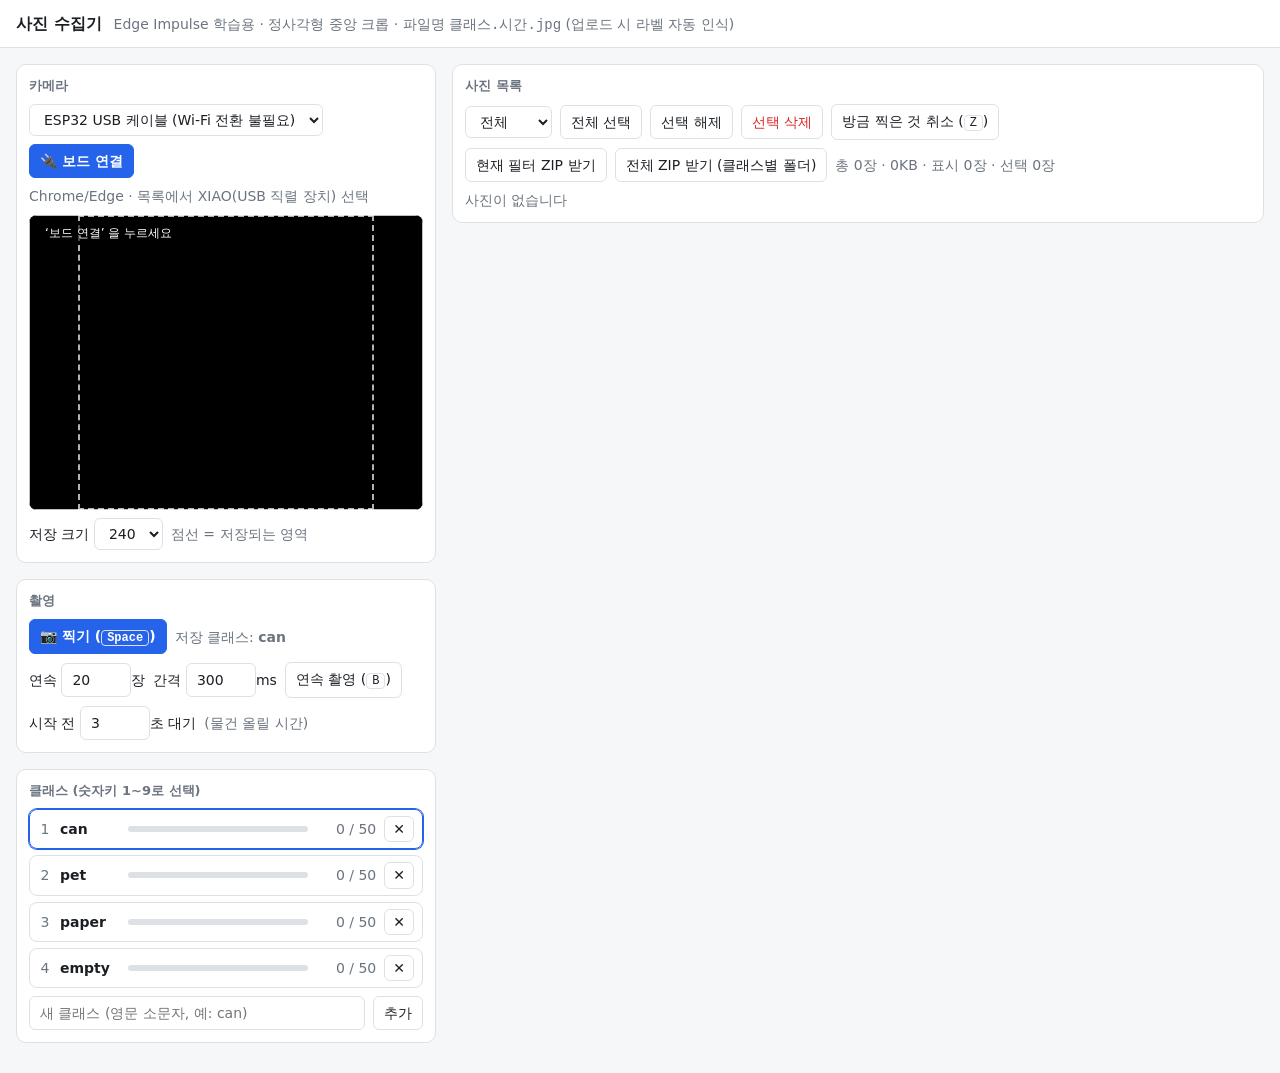
<file: ai/collector/index.html>
<!doctype html>
<html lang="ko">
<head>
<meta charset="utf-8">
<meta name="viewport" content="width=device-width,initial-scale=1">
<title>사진 수집기</title>
<script src="jszip.min.js"></script>
<style>
  :root { --bg:#f6f7f9; --card:#fff; --fg:#1b1f24; --mute:#6b7480; --line:#dde1e6; --acc:#2563eb; --danger:#dc2626; --ok:#16a34a; }
  @media (prefers-color-scheme: dark) {
    :root { --bg:#14171b; --card:#1d2126; --fg:#e8eaed; --mute:#98a1ac; --line:#2e343b; --acc:#60a5fa; --danger:#f87171; --ok:#4ade80; }
  }
  * { box-sizing:border-box; }
  [hidden] { display:none !important; }
  body { margin:0; background:var(--bg); color:var(--fg); font:14px/1.45 system-ui,"Malgun Gothic",sans-serif; }
  header { padding:12px 16px; border-bottom:1px solid var(--line); background:var(--card); display:flex; gap:12px; align-items:baseline; flex-wrap:wrap; }
  h1 { font-size:16px; margin:0; }
  header span { color:var(--mute); }
  main { display:grid; grid-template-columns:minmax(300px,420px) 1fr; gap:16px; padding:16px; align-items:start; }
  @media (max-width:800px) { main { grid-template-columns:1fr; } }
  .card { background:var(--card); border:1px solid var(--line); border-radius:10px; padding:12px; margin-bottom:16px; }
  .card h2 { font-size:13px; margin:0 0 8px; color:var(--mute); font-weight:600; }
  .row { display:flex; gap:8px; align-items:center; flex-wrap:wrap; margin-bottom:8px; }
  .row:last-child { margin-bottom:0; }
  button, select, input { font:inherit; color:var(--fg); background:var(--card); border:1px solid var(--line); border-radius:6px; padding:6px 10px; }
  button { cursor:pointer; }
  button:hover { border-color:var(--acc); }
  button.primary { background:var(--acc); border-color:var(--acc); color:#fff; font-weight:600; }
  button.danger { color:var(--danger); }
  button:disabled { opacity:.5; cursor:default; }
  input[type=number] { width:70px; }
  input[type=text] { flex:1; min-width:120px; }
  #stage { position:relative; background:#000; border-radius:8px; overflow:hidden; aspect-ratio:4/3; }
  #stage video, #stage img { width:100%; height:100%; object-fit:contain; display:block; }
  #guide { position:absolute; inset:0; pointer-events:none; display:flex; align-items:center; justify-content:center; }
  #guide div { height:100%; aspect-ratio:1; border:2px dashed rgba(255,255,255,.7); }
  #flash { position:absolute; inset:0; background:#fff; opacity:0; pointer-events:none; transition:opacity .25s; }
  #status { position:absolute; left:8px; top:8px; background:rgba(0,0,0,.6); color:#fff; padding:2px 8px; border-radius:6px; font-size:12px; }
  .classes { display:flex; flex-direction:column; gap:6px; }
  .cls { display:flex; align-items:center; gap:8px; padding:6px 8px; border:1px solid var(--line); border-radius:8px; cursor:pointer; }
  .cls.on { border-color:var(--acc); box-shadow:0 0 0 1px var(--acc); }
  .cls .key { color:var(--mute); width:14px; text-align:center; }
  .cls .name { font-weight:600; min-width:60px; }
  .cls .bar { flex:1; height:6px; background:var(--line); border-radius:3px; overflow:hidden; }
  .cls .bar i { display:block; height:100%; background:var(--acc); }
  .cls .bar i.ok { background:var(--ok); }
  .cls .n { color:var(--mute); width:60px; text-align:right; font-variant-numeric:tabular-nums; }
  .cls button { padding:2px 8px; }
  #grid { display:grid; grid-template-columns:repeat(auto-fill,minmax(96px,1fr)); gap:8px; }
  .th { position:relative; aspect-ratio:1; border-radius:6px; overflow:hidden; border:2px solid transparent; background:#000; cursor:pointer; }
  .th.sel { border-color:var(--acc); }
  .th img { width:100%; height:100%; object-fit:cover; display:block; }
  .th .x { position:absolute; right:3px; top:3px; padding:0 6px; line-height:20px; background:rgba(0,0,0,.65); color:#fff; border:0; border-radius:4px; opacity:0; }
  .th:hover .x { opacity:1; }
  .th .tag { position:absolute; left:3px; bottom:3px; font-size:11px; background:rgba(0,0,0,.65); color:#fff; padding:0 5px; border-radius:4px; }
  .mute { color:var(--mute); }
  kbd { border:1px solid var(--line); border-radius:4px; padding:0 5px; font-size:12px; }
</style>
</head>
<body>
<header>
  <h1>사진 수집기</h1>
  <span>Edge Impulse 학습용 · 정사각형 중앙 크롭 · 파일명 <code>클래스.시간.jpg</code> (업로드 시 라벨 자동 인식)</span>
</header>

<main>
  <section>
    <div class="card">
      <h2>카메라</h2>
      <div class="row">
        <select id="src">
          <option value="usb">ESP32 USB 케이블 (Wi-Fi 전환 불필요)</option>
          <option value="webcam">노트북 웹캠</option>
          <option value="stream">ESP32 스트림 URL</option>
        </select>
        <select id="camSel" title="카메라 선택"></select>
      </div>
      <div class="row" id="usbRow" hidden>
        <button id="usbBtn" class="primary">🔌 보드 연결</button>
        <span class="mute">Chrome/Edge · 목록에서 XIAO(USB 직렬 장치) 선택</span>
      </div>
      <div class="row" id="streamRow" hidden>
        <input type="text" id="streamUrl" placeholder="http://192.168.x.x:81/stream">
        <button id="connect">연결</button>
      </div>
      <div id="stage">
        <video id="video" autoplay playsinline muted></video>
        <img id="stream" alt="" hidden>
        <div id="guide"><div></div></div>
        <div id="flash"></div>
        <div id="status">카메라 없음</div>
      </div>
      <div class="row" style="margin-top:8px">
        <label>저장 크기
          <select id="size"><option>96</option><option>160</option><option selected>240</option></select>
        </label>
        <span class="mute">점선 = 저장되는 영역</span>
      </div>
    </div>

    <div class="card">
      <h2>촬영</h2>
      <div class="row">
        <button class="primary" id="shot">📷 찍기 (<kbd>Space</kbd>)</button>
        <span class="mute">저장 클래스: <b id="curName">-</b></span>
      </div>
      <div class="row">
        <label>연속 <input type="number" id="burstN" value="20" min="2" max="500">장</label>
        <label>간격 <input type="number" id="burstMs" value="300" min="50" step="50">ms</label>
        <button id="burst">연속 촬영 (<kbd>B</kbd>)</button>
      </div>
      <div class="row">
        <label>시작 전 <input type="number" id="delay" value="3" min="0" max="10">초 대기</label>
        <span class="mute">(물건 올릴 시간)</span>
      </div>
    </div>

    <div class="card">
      <h2>클래스 (숫자키 1~9로 선택)</h2>
      <div class="classes" id="classes"></div>
      <div class="row" style="margin-top:8px">
        <input type="text" id="newCls" placeholder="새 클래스 (영문 소문자, 예: can)">
        <button id="addCls">추가</button>
      </div>
    </div>
  </section>

  <section>
    <div class="card">
      <h2>사진 목록</h2>
      <div class="row">
        <select id="filter"></select>
        <button id="selAll">전체 선택</button>
        <button id="selNone">선택 해제</button>
        <button id="delSel" class="danger">선택 삭제</button>
        <button id="undo">방금 찍은 것 취소 (<kbd>Z</kbd>)</button>
      </div>
      <div class="row">
        <button id="dlCls">현재 필터 ZIP 받기</button>
        <button id="dlAll">전체 ZIP 받기 (클래스별 폴더)</button>
        <span class="mute" id="total"></span>
      </div>
      <div id="grid"></div>
    </div>
  </section>
</main>

<script>
(() => {
  const $ = id => document.getElementById(id);
  const DEFAULT_CLASSES = ['can', 'pet', 'paper', 'empty'];
  const TARGET = 50;

  // ---------- 저장소 (IndexedDB) ----------
  let db;
  const dbReady = new Promise((res, rej) => {
    const r = indexedDB.open('collector', 1);
    r.onupgradeneeded = () => r.result.createObjectStore('shots', { keyPath: 'id', autoIncrement: true });
    r.onsuccess = () => { db = r.result; res(); };
    r.onerror = () => rej(r.error);
  });
  const tx = (mode, fn) => new Promise((res, rej) => {
    const t = db.transaction('shots', mode);
    const out = fn(t.objectStore('shots'));
    t.oncomplete = () => res(out && out.result);
    t.onerror = () => rej(t.error);
  });
  const dbAll = () => tx('readonly', s => s.getAll());
  const dbAdd = rec => tx('readwrite', s => s.add(rec));
  const dbDel = ids => tx('readwrite', s => ids.forEach(id => s.delete(id)));

  // ---------- 상태 ----------
  let classes = load('classes', DEFAULT_CLASSES);
  let current = classes[0];
  let shots = [];              // {id, cls, ts, blob}
  let selected = new Set();
  let lastShotIds = [];
  let burstTimer = null;
  let urls = [];

  function load(k, d) { try { return JSON.parse(localStorage.getItem(k)) || d; } catch { return d; } }
  function save(k, v) { try { localStorage.setItem(k, JSON.stringify(v)); } catch {} }

  // ---------- 카메라 ----------
  const video = $('video'), stream = $('stream');
  let mode = 'webcam';

  async function listCams() {
    const devs = (await navigator.mediaDevices.enumerateDevices()).filter(d => d.kind === 'videoinput');
    $('camSel').innerHTML = devs.map((d, i) => `<option value="${d.deviceId}">${d.label || '카메라 ' + (i + 1)}</option>`).join('');
  }
  async function startWebcam() {
    try {
      if (video.srcObject) video.srcObject.getTracks().forEach(t => t.stop());
      const id = $('camSel').value;
      video.srcObject = await navigator.mediaDevices.getUserMedia({
        video: id ? { deviceId: { exact: id }, width: { ideal: 1280 } } : { width: { ideal: 1280 } }, audio: false });
      await listCams();
      if (id) $('camSel').value = id;
      setStatus('웹캠 연결됨');
    } catch (e) { setStatus('웹캠 실패: ' + e.message); }
  }
  function startStream() {
    const url = $('streamUrl').value.trim();
    if (!url) return setStatus('URL을 입력하세요');
    save('streamUrl', url);
    stream.crossOrigin = 'anonymous';   // 다른 출처(보드) 스트림은 캔버스 캡처를 위해 CORS 필요
    stream.onload = () => setStatus('ESP32 스트림 연결됨');
    stream.onerror = () => setStatus('스트림 연결 실패');
    stream.src = url;
    setStatus('연결 중…');
  }
  // ---- USB (Web Serial): 'C' 를 보내면 [AA 55 AA 55][길이 u32 LE][JPEG] 한 장이 온다 ----
  let usbPort = null, usbWriter = null, usbReader = null, usbRun = false, rx = new Uint8Array(0), waiter = null, lastBlobUrl = null;
  const MAGIC = [0xAA, 0x55, 0xAA, 0x55];
  function findMagic(b) {
    for (let i = 0; i + 4 <= b.length; i++) if (b[i] === 0xAA && b[i + 1] === 0x55 && b[i + 2] === 0xAA && b[i + 3] === 0x55) return i;
    return -1;
  }
  function parseRx() {
    for (;;) {
      const i = findMagic(rx);
      if (i < 0) { rx = rx.slice(Math.max(0, rx.length - 3)); return; }
      if (i > 0) rx = rx.slice(i);
      if (rx.length < 8) return;
      const len = new DataView(rx.buffer, rx.byteOffset).getUint32(4, true);
      if (len > 1000000) { rx = rx.slice(1); continue; }
      if (rx.length < 8 + len) return;
      const frame = rx.slice(8, 8 + len); rx = rx.slice(8 + len);
      if (waiter) { const w = waiter; waiter = null; w(frame); }
    }
  }
  async function usbReadLoop(reader) {
    try {
      for (;;) {
        const { value, done } = await reader.read();
        if (done) break;
        const n = new Uint8Array(rx.length + value.length); n.set(rx); n.set(value, rx.length); rx = n;
        parseRx();
      }
    } catch {} finally { try { reader.releaseLock(); } catch {} }
  }
  function requestFrame() {
    return new Promise(res => {
      const t = setTimeout(() => { if (waiter === done) waiter = null; res(null); }, 2000);
      const done = f => { clearTimeout(t); res(f); };
      waiter = done;
      usbWriter.write(new Uint8Array([67])).catch(() => { clearTimeout(t); waiter = null; res(null); });
    });
  }
  async function usbPump() {
    usbRun = true;
    let fails = 0;
    while (usbRun) {
      const f = await requestFrame();
      if (!usbRun) break;
      if (!f) { if (++fails > 2) setStatus('보드 응답 없음 (케이블/다른 프로그램의 COM 점유 확인)'); await new Promise(r => setTimeout(r, 500)); continue; }
      fails = 0;
      const u = URL.createObjectURL(new Blob([f], { type: 'image/jpeg' }));
      stream.removeAttribute('crossorigin');
      await new Promise(r => { stream.onload = stream.onerror = r; stream.src = u; });
      if (lastBlobUrl) URL.revokeObjectURL(lastBlobUrl);
      lastBlobUrl = u;
      setStatus(stream.naturalWidth ? `ESP32 USB 연결됨 (${stream.naturalWidth}×${stream.naturalHeight})` : '프레임은 받았지만 이미지 해석 실패');
      await new Promise(r => setTimeout(r, 20));
    }
  }
  async function usbStop() {
    usbRun = false;
    try { if (usbReader) await usbReader.cancel(); } catch {}
    try { if (usbWriter) usbWriter.releaseLock(); } catch {}
    try { if (usbPort) await usbPort.close(); } catch {}
    usbPort = usbWriter = usbReader = null;
  }
  async function usbConnect() {
    if (!navigator.serial) return setStatus('이 브라우저는 USB 연결 미지원 (Chrome/Edge 사용)');
    try {
      await usbStop();
      usbPort = await navigator.serial.requestPort();
      await usbPort.open({ baudRate: 115200 });
      usbWriter = usbPort.writable.getWriter();
      usbReader = usbPort.readable.getReader();
      rx = new Uint8Array(0);
      usbReadLoop(usbReader);
      setStatus('연결 중…');
      usbPump();
    } catch (e) { setStatus('USB 연결 실패: ' + e.message); }
  }

  function setMode(m) {
    mode = m;
    const web = m === 'webcam';
    if (m !== 'usb') usbStop();
    video.hidden = !web; stream.hidden = web;
    $('usbRow').hidden = m !== 'usb';
    $('streamRow').hidden = m !== 'stream'; $('camSel').hidden = !web;
    if (web) { stream.removeAttribute('src'); startWebcam(); }
    else {
      if (video.srcObject) video.srcObject.getTracks().forEach(t => t.stop());
      video.srcObject = null;
      if (m === 'usb') stream.removeAttribute('src');
      setStatus(m === 'usb' ? '‘보드 연결’ 을 누르세요' : 'URL 입력 후 연결');
    }
  }
  function setStatus(t) { $('status').textContent = t; }

  const srcEl = () => mode === 'webcam' ? video : stream;
  function srcSize() { const e = srcEl(); return mode === 'webcam' ? [e.videoWidth, e.videoHeight] : [e.naturalWidth, e.naturalHeight]; }

  // 중앙 정사각형 크롭 → size×size JPEG
  function grab() {
    const [w, h] = srcSize();
    if (!w || !h) return Promise.resolve(null);
    const size = +$('size').value, s = Math.min(w, h);
    const c = document.createElement('canvas'); c.width = c.height = size;
    try {
      c.getContext('2d').drawImage(srcEl(), (w - s) / 2, (h - s) / 2, s, s, 0, 0, size, size);
    } catch { setStatus('캔버스 접근 불가 (CORS)'); return Promise.resolve(null); }
    return new Promise(res => { try { c.toBlob(res, 'image/jpeg', 0.92); } catch { res(null); } });
  }

  async function shoot() {
    const blob = await grab();
    if (!blob) { setStatus('찍을 수 없음: 카메라 확인'); return false; }
    const rec = { cls: current, ts: Date.now(), blob };
    rec.id = await dbAdd(rec);
    shots.push(rec); lastShotIds.push(rec.id);
    const f = $('flash'); f.style.opacity = .6; setTimeout(() => f.style.opacity = 0, 80);
    render();
    return true;
  }

  // ---------- 연속 촬영 ----------
  const sleep = ms => new Promise(r => setTimeout(r, ms));
  function stopBurst(msg) {
    burstTimer = null;
    $('burst').textContent = '연속 촬영 (B)';
    $('shot').disabled = false;
    if (msg) setStatus(msg);
  }
  async function startBurst() {
    if (burstTimer) { burstTimer = null; return; }   // 실행 중이면 중지 요청
    const n = Math.max(2, +$('burstN').value || 20), ms = Math.max(50, +$('burstMs').value || 300);
    const token = burstTimer = {};
    $('burst').textContent = '■ 중지 (B)';
    $('shot').disabled = true;
    lastShotIds = [];
    for (let w = Math.max(0, +$('delay').value || 0); w > 0 && burstTimer === token; w--) {
      setStatus(`${w}초 후 시작…`); await sleep(1000);
    }
    let done = 0;
    while (burstTimer === token && done < n) {
      if (!(await shoot())) return stopBurst('실패로 중지');
      setStatus(`${current}: ${++done}/${n}`);
      await sleep(ms);
    }
    if (burstTimer === token) stopBurst(`완료: ${done}장`); else stopBurst(`중지됨: ${done}장`);
  }

  // ---------- 클래스 ----------
  const count = c => shots.filter(s => s.cls === c).length;

  function renderClasses() {
    $('curName').textContent = current || '-';
    $('classes').innerHTML = classes.map((c, i) => {
      const n = count(c), pct = Math.min(100, n / TARGET * 100);
      return `<div class="cls ${c === current ? 'on' : ''}" data-c="${c}">
        <span class="key">${i < 9 ? i + 1 : ''}</span><span class="name">${c}</span>
        <span class="bar"><i class="${n >= TARGET ? 'ok' : ''}" style="width:${pct}%"></i></span>
        <span class="n">${n} / ${TARGET}</span>
        <button data-rm="${c}" title="클래스 삭제(사진 포함)">✕</button></div>`;
    }).join('');
    const f = $('filter'), old = f.value;
    f.innerHTML = '<option value="">전체</option>' + classes.map(c => `<option>${c}</option>`).join('');
    f.value = classes.includes(old) ? old : '';
  }

  $('classes').onclick = async e => {
    const rm = e.target.closest('[data-rm]');
    if (rm) {
      const c = rm.dataset.rm;
      if (!confirm(`'${c}' 클래스와 사진 ${count(c)}장을 삭제할까요?`)) return;
      await dbDel(shots.filter(s => s.cls === c).map(s => s.id));
      shots = shots.filter(s => s.cls !== c);
      classes = classes.filter(x => x !== c); save('classes', classes);
      if (current === c) current = classes[0];
      return render();
    }
    const el = e.target.closest('.cls');
    if (el) { current = el.dataset.c; render(); }
  };
  $('addCls').onclick = () => {
    const c = $('newCls').value.trim().toLowerCase().replace(/[^a-z0-9_-]/g, '');
    if (!c) return alert('영문 소문자/숫자/_/- 만 쓸 수 있어요 (파일명 라벨로 쓰입니다)');
    if (classes.includes(c)) return;
    classes.push(c); save('classes', classes); current = c; $('newCls').value = ''; render();
  };
  $('newCls').onkeydown = e => { if (e.key === 'Enter') $('addCls').click(); e.stopPropagation(); };

  // ---------- 갤러리 ----------
  function renderGrid() {
    urls.forEach(URL.revokeObjectURL); urls = [];
    const f = $('filter').value;
    const list = shots.filter(s => !f || s.cls === f).sort((a, b) => b.ts - a.ts);
    $('grid').innerHTML = list.map(s => {
      const u = URL.createObjectURL(s.blob); urls.push(u);
      return `<div class="th ${selected.has(s.id) ? 'sel' : ''}" data-id="${s.id}">
        <img src="${u}" alt=""><span class="tag">${s.cls}</span><button class="x" data-del="${s.id}">✕</button></div>`;
    }).join('') || '<span class="mute">사진이 없습니다</span>';
    const kb = Math.round(shots.reduce((a, s) => a + s.blob.size, 0) / 1024);
    $('total').textContent = `총 ${shots.length}장 · ${kb}KB · 표시 ${list.length}장 · 선택 ${selected.size}장`;
  }
  $('grid').onclick = async e => {
    const d = e.target.closest('[data-del]');
    if (d) { await removeIds([+d.dataset.del]); return; }
    const t = e.target.closest('.th');
    if (t) { const id = +t.dataset.id; selected.has(id) ? selected.delete(id) : selected.add(id); renderGrid(); }
  };
  async function removeIds(ids) {
    await dbDel(ids);
    const set = new Set(ids);
    shots = shots.filter(s => !set.has(s.id));
    ids.forEach(i => selected.delete(i));
    lastShotIds = lastShotIds.filter(i => !set.has(i));
    render();
  }
  $('filter').onchange = renderGrid;
  $('selAll').onclick = () => { const f = $('filter').value; shots.filter(s => !f || s.cls === f).forEach(s => selected.add(s.id)); renderGrid(); };
  $('selNone').onclick = () => { selected.clear(); renderGrid(); };
  $('delSel').onclick = () => { if (selected.size && confirm(`선택한 ${selected.size}장을 삭제할까요?`)) removeIds([...selected]); };
  $('undo').onclick = () => { if (lastShotIds.length) removeIds(burstTimer ? [] : lastShotIds.splice(0)); };

  // ---------- 다운로드 ----------
  const pad = n => String(n).padStart(2, '0');
  const stamp = t => { const d = new Date(t); return `${d.getFullYear()}${pad(d.getMonth() + 1)}${pad(d.getDate())}-${pad(d.getHours())}${pad(d.getMinutes())}${pad(d.getSeconds())}-${String(t % 1000).padStart(3, '0')}`; };
  async function zip(list, name) {
    if (!list.length) return alert('받을 사진이 없습니다');
    if (!window.JSZip) return alert('JSZip 을 불러오지 못했어요 (인터넷 연결 확인)');
    const z = new JSZip();
    list.forEach(s => z.folder(s.cls).file(`${s.cls}.${stamp(s.ts)}-${s.id}.jpg`, s.blob));
    const a = document.createElement('a');
    a.href = URL.createObjectURL(await z.generateAsync({ type: 'blob' }));
    a.download = name; a.click(); setTimeout(() => URL.revokeObjectURL(a.href), 5000);
  }
  $('dlCls').onclick = () => { const f = $('filter').value; zip(shots.filter(s => !f || s.cls === f), `${f || 'all'}.zip`); };
  $('dlAll').onclick = () => zip(shots, 'dataset.zip');

  // ---------- 이벤트 ----------
  $('shot').onclick = shoot;
  $('burst').onclick = startBurst;
  $('src').onchange = e => setMode(e.target.value);
  $('camSel').onchange = startWebcam;
  $('connect').onclick = startStream;
  $('usbBtn').onclick = usbConnect;
  $('streamUrl').onkeydown = e => { if (e.key === 'Enter') startStream(); e.stopPropagation(); };
  document.addEventListener('keydown', e => {
    if (/INPUT|SELECT|TEXTAREA/.test(e.target.tagName)) return;
    if (e.code === 'Space') { e.preventDefault(); if (!burstTimer) shoot(); }
    else if (e.key === 'b' || e.key === 'B') startBurst();
    else if (e.key === 'z' || e.key === 'Z') $('undo').click();
    else if (/^[1-9]$/.test(e.key) && classes[+e.key - 1]) { current = classes[+e.key - 1]; render(); }
  });

  function render() { renderClasses(); renderGrid(); }

  // ---------- 시작 ----------
  // 카메라는 저장소(IndexedDB) 준비와 무관하게 먼저 시작한다
  $('streamUrl').value = load('streamUrl', '');
  render();
  // 보드(192.168.4.1)가 이 페이지를 직접 서비스하면 스트림에 자동 연결
  if (location.protocol === 'http:' && location.hostname === '192.168.4.1') {
    $('src').value = 'stream';
    $('streamUrl').value = 'http://192.168.4.1:81/stream';
    setMode('stream');
    startStream();
  } else if (navigator.serial) { $('src').value = 'usb'; setMode('usb'); }
  else setMode('webcam');
  dbReady.then(async () => { shots = await dbAll(); render(); })
    .catch(() => setStatus('사진 저장소(IndexedDB)를 열 수 없음 — 시크릿 모드가 아닌지 확인'));
})();
</script>
</body>
</html>
</file>
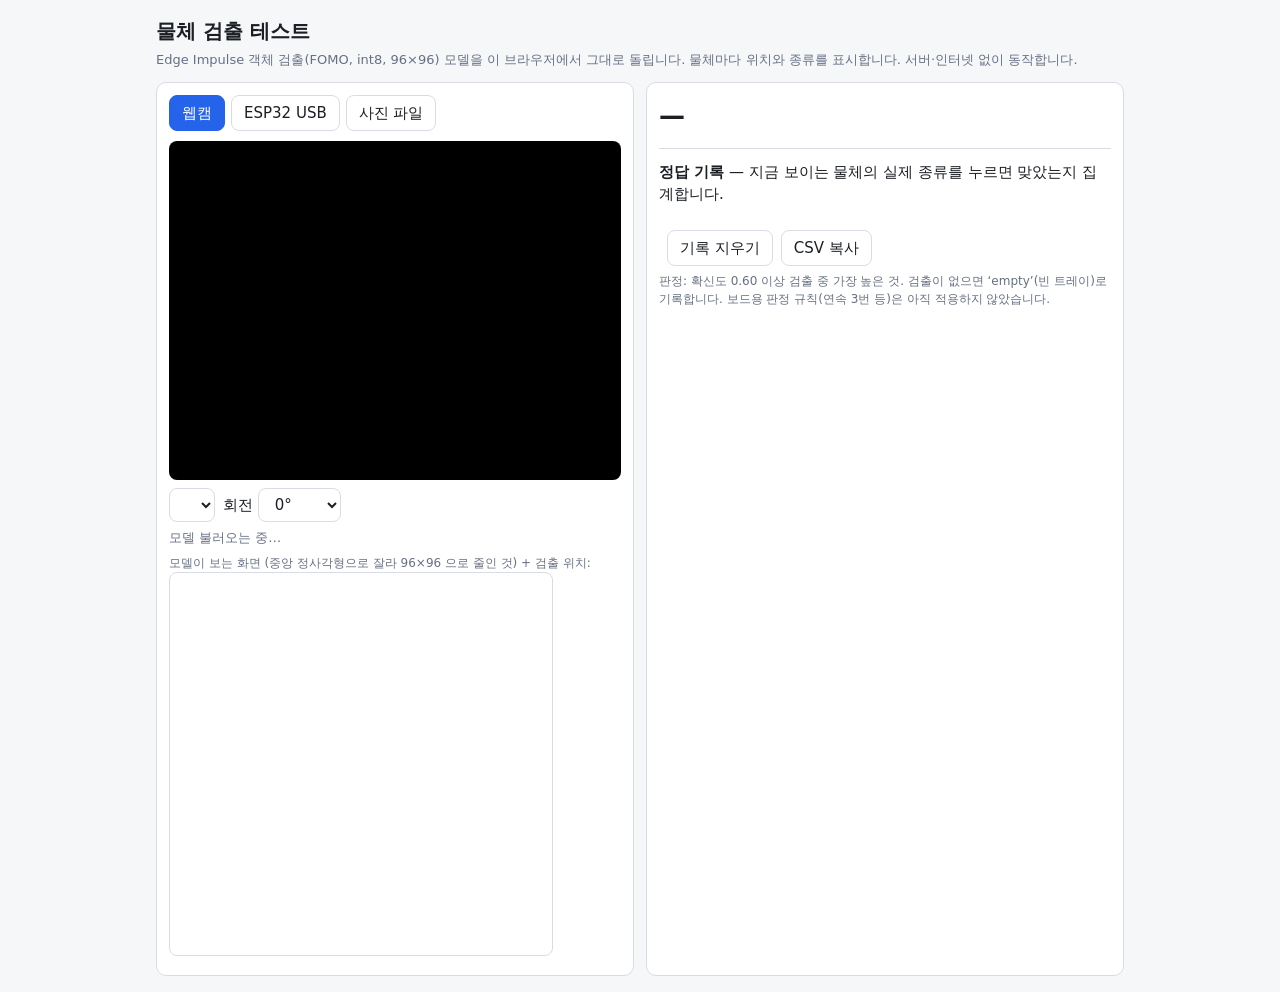
<file: yujeong/ai/tester/index.html>
<!doctype html>
<html lang="ko">
<head>
<meta charset="utf-8">
<meta name="viewport" content="width=device-width,initial-scale=1">
<title>물체 검출 테스트</title>
<style>
  :root { --bg:#f6f7f9; --card:#fff; --fg:#1b1f24; --mut:#667085; --line:#d9dde3; --acc:#2563eb; --ok:#15803d; --bad:#b42318; --warn:#b45309; }
  @media (prefers-color-scheme: dark) { :root { --bg:#14171c; --card:#1d2128; --fg:#e8eaee; --mut:#9aa3b0; --line:#323944; --acc:#6ea0ff; --ok:#4ade80; --bad:#f87171; --warn:#fbbf24; } }
  * { box-sizing:border-box; }
  [hidden] { display:none !important; }
  body { margin:0; background:var(--bg); color:var(--fg); font:15px/1.5 system-ui,"Malgun Gothic",sans-serif; }
  main { max-width:1000px; margin:0 auto; padding:16px; }
  h1 { font-size:20px; margin:0 0 4px; }
  .sub { color:var(--mut); font-size:13px; margin-bottom:12px; }
  .grid { display:grid; grid-template-columns:1fr 1fr; gap:12px; }
  @media (max-width:760px) { .grid { grid-template-columns:1fr; } }
  .card { background:var(--card); border:1px solid var(--line); border-radius:10px; padding:12px; }
  .tabs { display:flex; gap:6px; flex-wrap:wrap; margin-bottom:10px; }
  button, select { font:inherit; padding:6px 12px; border:1px solid var(--line); border-radius:8px; background:var(--card); color:var(--fg); cursor:pointer; }
  button.on { background:var(--acc); color:#fff; border-color:var(--acc); }
  #stage { position:relative; background:#000; border-radius:8px; overflow:hidden; aspect-ratio:4/3; display:flex; align-items:center; justify-content:center; }
  #stage video, #stage img { max-width:100%; max-height:100%; display:block; }
  #drop { border:2px dashed var(--line); border-radius:8px; padding:28px; text-align:center; color:var(--mut); }
  #drop.over { border-color:var(--acc); }
  .row { display:flex; gap:8px; align-items:center; flex-wrap:wrap; margin-top:8px; }
  #status { color:var(--mut); font-size:13px; min-height:20px; margin-top:6px; }
  #verdict { font-size:26px; font-weight:700; margin:2px 0 2px; }
  #verdict small { font-size:13px; font-weight:400; color:var(--mut); }
  .bar { display:grid; grid-template-columns:110px 1fr 52px; gap:8px; align-items:center; margin:5px 0; }
  .bar .t { height:16px; background:var(--bg); border:1px solid var(--line); border-radius:8px; overflow:hidden; }
  .bar .t i { display:block; height:100%; background:var(--acc); }
  .bar.top .t i { background:var(--ok); }
  .bar b { font-weight:600; } .bar span { text-align:right; font-variant-numeric:tabular-nums; }
  #model { width:96px; height:96px; image-rendering:pixelated; border:1px solid var(--line); }
  table { border-collapse:collapse; width:100%; font-size:13px; }
  th, td { border:1px solid var(--line); padding:3px 6px; text-align:center; }
  th { color:var(--mut); font-weight:500; }
  td.d { background:rgba(37,99,235,.12); font-weight:600; }
  .note { font-size:12px; color:var(--mut); margin-top:6px; }
  .warn { color:var(--warn); }
</style>
</head>
<body>
<main>
  <h1>물체 검출 테스트</h1>
  <div class="sub">Edge Impulse 객체 검출(FOMO, int8, 96×96) 모델을 이 브라우저에서 그대로 돌립니다. 물체마다 위치와 종류를 표시합니다. 서버·인터넷 없이 동작합니다.
    <span class="warn" id="modelWarn"></span></div>

  <div class="grid">
    <section class="card">
      <div class="tabs">
        <button data-m="webcam" class="on">웹캠</button>
        <button data-m="usb">ESP32 USB</button>
        <button data-m="file">사진 파일</button>
      </div>
      <div id="stage"><video id="video" autoplay muted playsinline></video><img id="img" hidden alt=""></div>
      <div id="drop" hidden>사진을 여기에 끌어다 놓거나 <button id="pick">파일 선택</button> (여러 장 가능)
        <input id="files" type="file" accept="image/*" multiple hidden></div>
      <div class="row">
        <select id="camSel"></select>
        <button id="usbBtn" hidden>보드 연결</button>
        <label id="mirrorWrap">회전 <select id="rot"><option value="0">0°</option><option value="90">90°</option><option value="180">180°</option><option value="270">270°</option></select></label>
      </div>
      <div id="status">모델 불러오는 중…</div>
      <div class="note">모델이 보는 화면 (중앙 정사각형으로 잘라 96×96 으로 줄인 것) + 검출 위치:</div>
      <canvas id="view" width="384" height="384" style="width:100%;max-width:384px;border:1px solid var(--line);border-radius:8px"></canvas>
      <canvas id="model" width="96" height="96" hidden></canvas>
    </section>

    <section class="card">
      <div id="verdict">—</div>
      <div id="why" class="note"></div>
      <div id="bars" style="margin-top:8px"></div>
      <div class="note" id="ms"></div>
      <hr style="border:0;border-top:1px solid var(--line);margin:12px 0">
      <div><b>정답 기록</b> — 지금 보이는 물체의 실제 종류를 누르면 맞았는지 집계합니다.</div>
      <div class="row" id="truthBtns"></div>
      <div style="margin-top:8px"><table id="cm"></table></div>
      <div class="row"><span id="acc" class="note"></span><button id="reset">기록 지우기</button><button id="csv">CSV 복사</button></div>
      <div class="note">판정: 확신도 0.60 이상 검출 중 가장 높은 것. 검출이 없으면 ‘empty’(빈 트레이)로 기록합니다. 보드용 판정 규칙(연속 3번 등)은 아직 적용하지 않았습니다.</div>
    </section>
  </div>
</main>

<script src="model-wasm.js"></script>
<script>
const $ = id => document.getElementById(id);
const SIZE = 96, VIEW = 384, MINSCORE = 0.60;
const NAMES = ['can', 'general_trash', 'paper', 'pet'];
const COLORS = { can: '#2563eb', general_trash: '#a855f7', paper: '#16a34a', pet: '#ea580c' };
let classifier = null, labels = [], mode = 'webcam', busy = false, current = null;
const log = JSON.parse((() => { try { return localStorage.getItem('tester-log-det') } catch { return null } })() || '[]');
const saveLog = () => { try { localStorage.setItem('tester-log-det', JSON.stringify(log)); } catch {} };
const setStatus = t => $('status').textContent = t;

// ---- 모델 로드: gzip+base64 로 내장된 wasm 을 풀어서 Emscripten 모듈에 직접 넘긴다 (fetch 없음 → file:// 에서도 동작)
async function loadModel() {
  if (!window.MODEL_WASM_GZ_B64) throw new Error('model-wasm.js 가 없습니다');
  const gz = Uint8Array.from(atob(MODEL_WASM_GZ_B64), c => c.charCodeAt(0));
  const wasm = new Uint8Array(await new Response(new Blob([gz]).stream().pipeThrough(new DecompressionStream('gzip'))).arrayBuffer());
  window.Module = { wasmBinary: wasm };
  for (const src of ['edge-impulse-standalone.js', 'run-impulse.js'])
    await new Promise((res, rej) => { const s = document.createElement('script'); s.src = src; s.onload = res; s.onerror = () => rej(new Error(src + ' 로드 실패')); document.head.appendChild(s); });
  classifier = new EdgeImpulseClassifier();
  await classifier.init();
  const p = classifier.getProjectInfo();
  const props = classifier.getProperties();
  labels = NAMES.concat(['empty']);
  $('modelWarn').textContent = ` 모델: ${p.name} v${p.deploy_version}, 클래스 ${labels.join('/')}`;
}

// ---- 전처리: 학습 때와 같게 중앙 정사각형 크롭 → 96×96
const mc = $('model'), mx = mc.getContext('2d', { willReadFrequently: true });
const vc = $('view'), vx = vc.getContext('2d');
function toFeatures(src, sw, sh) {
  const rot = +$('rot').value;
  mx.save(); mx.clearRect(0, 0, SIZE, SIZE);
  mx.translate(SIZE / 2, SIZE / 2); mx.rotate(rot * Math.PI / 180);
  const side = Math.min(sw, sh), sx = (sw - side) / 2, sy = (sh - side) / 2;
  mx.drawImage(src, sx, sy, side, side, -SIZE / 2, -SIZE / 2, SIZE, SIZE);
  mx.restore();
  vx.save(); vx.clearRect(0, 0, VIEW, VIEW);
  vx.translate(VIEW / 2, VIEW / 2); vx.rotate(rot * Math.PI / 180);
  vx.drawImage(src, sx, sy, side, side, -VIEW / 2, -VIEW / 2, VIEW, VIEW);
  vx.restore();
  const d = mx.getImageData(0, 0, SIZE, SIZE).data, f = new Array(SIZE * SIZE);
  for (let i = 0; i < f.length; i++) f[i] = (d[i * 4] << 16) | (d[i * 4 + 1] << 8) | d[i * 4 + 2];
  return f;
}

function show(res, ms) {
  const k = VIEW / SIZE;
  const dets = res.results.filter(x => x.value >= MINSCORE).sort((a, b) => b.value - a.value);
  vx.lineWidth = 3; vx.font = 'bold 14px sans-serif';
  for (const d of dets) {
    const c = COLORS[d.label] || '#fff';
    vx.strokeStyle = c; vx.strokeRect(d.x * k, d.y * k, d.width * k, d.height * k);
    vx.fillStyle = c; vx.fillText(`${d.label} ${(d.value * 100).toFixed(0)}%`, d.x * k + 2, Math.max(14, d.y * k - 4));
  }
  const top = dets[0];
  const counts = {}; dets.forEach(d => counts[d.label] = (counts[d.label] || 0) + 1);
  $('verdict').innerHTML = top ? `${top.label} <small>${(top.value * 100).toFixed(0)}%</small>` : `물체 없음 <small>(빈 트레이)</small>`;
  $('why').textContent = top ? '' : `확신도 ${MINSCORE} 이상인 검출이 없음`;
  $('bars').innerHTML = dets.length
    ? `<div class="note">검출된 칸 ${dets.length}개 (한 물체가 여러 칸으로 잡힐 수 있음): ` + Object.entries(counts).map(([l, n]) => `${l} ${n}`).join(', ') + '</div>' +
      dets.slice(0, 8).map((x, i) => `<div class="bar ${i === 0 ? 'top' : ''}"><b>${x.label}</b><div class="t"><i style="width:${x.value * 100}%"></i></div><span>${(x.value * 100).toFixed(1)}%</span></div>`).join('')
    : '<div class="note">검출 없음</div>';
  $('ms').textContent = `추론 ${ms.toFixed(0)} ms (브라우저 기준, 보드 속도 아님)`;
  current = { pred: top ? top.label : 'empty', decided: true };
}

function classify(src, sw, sh) {
  if (!classifier || !sw) return;
  const t = performance.now();
  const res = classifier.classify(toFeatures(src, sw, sh));
  show(res, performance.now() - t);
}

// ---- 입력: 웹캠
const video = $('video'), img = $('img');
async function startWebcam() {
  try {
    if (video.srcObject) video.srcObject.getTracks().forEach(t => t.stop());
    const id = $('camSel').value;
    video.srcObject = await navigator.mediaDevices.getUserMedia({ video: id ? { deviceId: { exact: id } } : true, audio: false });
    const devs = (await navigator.mediaDevices.enumerateDevices()).filter(d => d.kind === 'videoinput');
    $('camSel').innerHTML = devs.map((d, i) => `<option value="${d.deviceId}">${d.label || '카메라 ' + (i + 1)}</option>`).join('');
    if (id) $('camSel').value = id;
    setStatus('웹캠 연결됨');
  } catch (e) { setStatus('웹캠 실패: ' + e.message); }
}
$('camSel').onchange = startWebcam;

// ---- 입력: ESP32 USB (Web Serial). 'C' 를 보내면 [AA 55 AA 55][길이 u32 LE][JPEG] 한 장이 온다 (IF-01)
let port = null, writer = null, reader = null, usbRun = false, rx = new Uint8Array(0), waiter = null;
function findMagic(b) { for (let i = 0; i + 4 <= b.length; i++) if (b[i] === 0xAA && b[i + 1] === 0x55 && b[i + 2] === 0xAA && b[i + 3] === 0x55) return i; return -1; }
function parseRx() {
  for (;;) {
    const i = findMagic(rx);
    if (i < 0) { rx = rx.slice(Math.max(0, rx.length - 3)); return; }
    if (i > 0) rx = rx.slice(i);
    if (rx.length < 8) return;
    const len = new DataView(rx.buffer, rx.byteOffset).getUint32(4, true);
    if (len > 1000000) { rx = rx.slice(1); continue; }
    if (rx.length < 8 + len) return;
    const f = rx.slice(8, 8 + len); rx = rx.slice(8 + len);
    if (waiter) { const w = waiter; waiter = null; w(f); }
  }
}
async function readLoop(r) {
  try { for (;;) { const { value, done } = await r.read(); if (done) break; const n = new Uint8Array(rx.length + value.length); n.set(rx); n.set(value, rx.length); rx = n; parseRx(); } }
  catch {} finally { try { r.releaseLock(); } catch {} }
}
const requestFrame = () => new Promise(res => {
  const t = setTimeout(() => { if (waiter === done) waiter = null; res(null); }, 2000);
  const done = f => { clearTimeout(t); res(f); };
  waiter = done;
  writer.write(new Uint8Array([67])).catch(() => { clearTimeout(t); waiter = null; res(null); });
});
async function usbPump() {
  usbRun = true; let fails = 0;
  while (usbRun) {
    const f = await requestFrame();
    if (!usbRun) break;
    if (!f) { if (++fails > 2) setStatus('보드 응답 없음 (케이블 / 다른 프로그램의 COM 점유 확인)'); await new Promise(r => setTimeout(r, 500)); continue; }
    fails = 0;
    try {
      const bmp = await createImageBitmap(new Blob([f], { type: 'image/jpeg' }));
      const u = URL.createObjectURL(new Blob([f], { type: 'image/jpeg' }));
      const old = img.src; img.src = u; if (old.startsWith('blob:')) URL.revokeObjectURL(old);
      classify(bmp, bmp.width, bmp.height); bmp.close();
      setStatus('ESP32 USB 연결됨');
    } catch { setStatus('프레임은 받았지만 이미지 해석 실패'); }
    await new Promise(r => setTimeout(r, 30));
  }
}
async function usbStop() {
  usbRun = false;
  try { if (reader) await reader.cancel(); } catch {}
  try { if (writer) writer.releaseLock(); } catch {}
  try { if (port) await port.close(); } catch {}
  port = writer = reader = null;
}
$('usbBtn').onclick = async () => {
  if (!navigator.serial) return setStatus('이 브라우저는 USB 연결 미지원 (Chrome/Edge 사용)');
  try {
    await usbStop();
    port = await navigator.serial.requestPort(); await port.open({ baudRate: 115200 });
    writer = port.writable.getWriter(); reader = port.readable.getReader(); rx = new Uint8Array(0);
    readLoop(reader); setStatus('연결 중…'); usbPump();
  } catch (e) { setStatus('USB 연결 실패: ' + e.message); }
};

// ---- 입력: 사진 파일
async function classifyFile(file) {
  const bmp = await createImageBitmap(file);
  const old = img.src; img.src = URL.createObjectURL(file); if (old.startsWith('blob:')) URL.revokeObjectURL(old);
  classify(bmp, bmp.width, bmp.height); bmp.close();
  setStatus(file.name);
}
async function classifyFiles(list) { for (const f of list) { await classifyFile(f); await new Promise(r => setTimeout(r, 400)); } }
$('pick').onclick = () => $('files').click();
$('files').onchange = e => classifyFiles([...e.target.files]);
const drop = $('drop');
drop.ondragover = e => { e.preventDefault(); drop.classList.add('over'); };
drop.ondragleave = () => drop.classList.remove('over');
drop.ondrop = e => { e.preventDefault(); drop.classList.remove('over'); classifyFiles([...e.dataTransfer.files].filter(f => f.type.startsWith('image/'))); };

// ---- 모드 전환
function setMode(m) {
  mode = m;
  document.querySelectorAll('.tabs button').forEach(b => b.classList.toggle('on', b.dataset.m === m));
  if (m !== 'usb') usbStop();
  if (m !== 'webcam' && video.srcObject) { video.srcObject.getTracks().forEach(t => t.stop()); video.srcObject = null; }
  video.hidden = m !== 'webcam'; img.hidden = m === 'webcam';
  $('camSel').hidden = m !== 'webcam'; $('usbBtn').hidden = m !== 'usb'; drop.hidden = m !== 'file';
  if (m === 'webcam') startWebcam(); else setStatus(m === 'usb' ? '‘보드 연결’ 을 누르세요 (collector 와 동시에 못 씀)' : '사진을 올리세요');
}
document.querySelectorAll('.tabs button').forEach(b => b.onclick = () => setMode(b.dataset.m));
setInterval(() => { if (mode === 'webcam' && video.videoWidth && !busy) { busy = true; try { classify(video, video.videoWidth, video.videoHeight); } finally { busy = false; } } }, 250);

// ---- 정답 기록 / 혼동행렬
function renderLog() {
  const L = labels, m = {};
  L.forEach(a => { m[a] = {}; L.concat(['보류']).forEach(b => m[a][b] = 0); });
  let good = 0;
  log.forEach(e => { if (m[e.truth]) { m[e.truth][e.decided ? e.pred : '보류']++; if (e.decided && e.pred === e.truth) good++; } });
  $('cm').innerHTML = '<tr><th>정답＼예측</th>' + L.concat(['보류']).map(c => `<th>${c}</th>`).join('') + '</tr>' +
    L.map(a => `<tr><th>${a}</th>` + L.concat(['보류']).map(b => `<td class="${a === b ? 'd' : ''}">${m[a][b]}</td>`).join('') + '</tr>').join('');
  $('acc').textContent = log.length ? `정확도 ${good}/${log.length} (${(good / log.length * 100).toFixed(0)}%) — ` : '기록 없음';
}
function buildTruthBtns() {
  $('truthBtns').innerHTML = labels.map(l => `<button data-l="${l}">${l}</button>`).join('');
  $('truthBtns').querySelectorAll('button').forEach(b => b.onclick = () => {
    if (!current) return;
    log.push({ truth: b.dataset.l, pred: current.pred, decided: current.decided }); saveLog(); renderLog();
  });
}
$('reset').onclick = () => { log.length = 0; saveLog(); renderLog(); };
$('csv').onclick = async () => {
  const t = 'truth,pred,decided\n' + log.map(e => `${e.truth},${e.pred},${e.decided}`).join('\n');
  try { await navigator.clipboard.writeText(t); setStatus('CSV 를 복사했습니다'); } catch { setStatus('복사 실패'); }
};

(async () => {
  try {
    await loadModel();
    buildTruthBtns(); renderLog(); setMode('webcam');
  } catch (e) { setStatus('모델 로드 실패: ' + e.message); }
})();
</script>
</body>
</html>
</file>
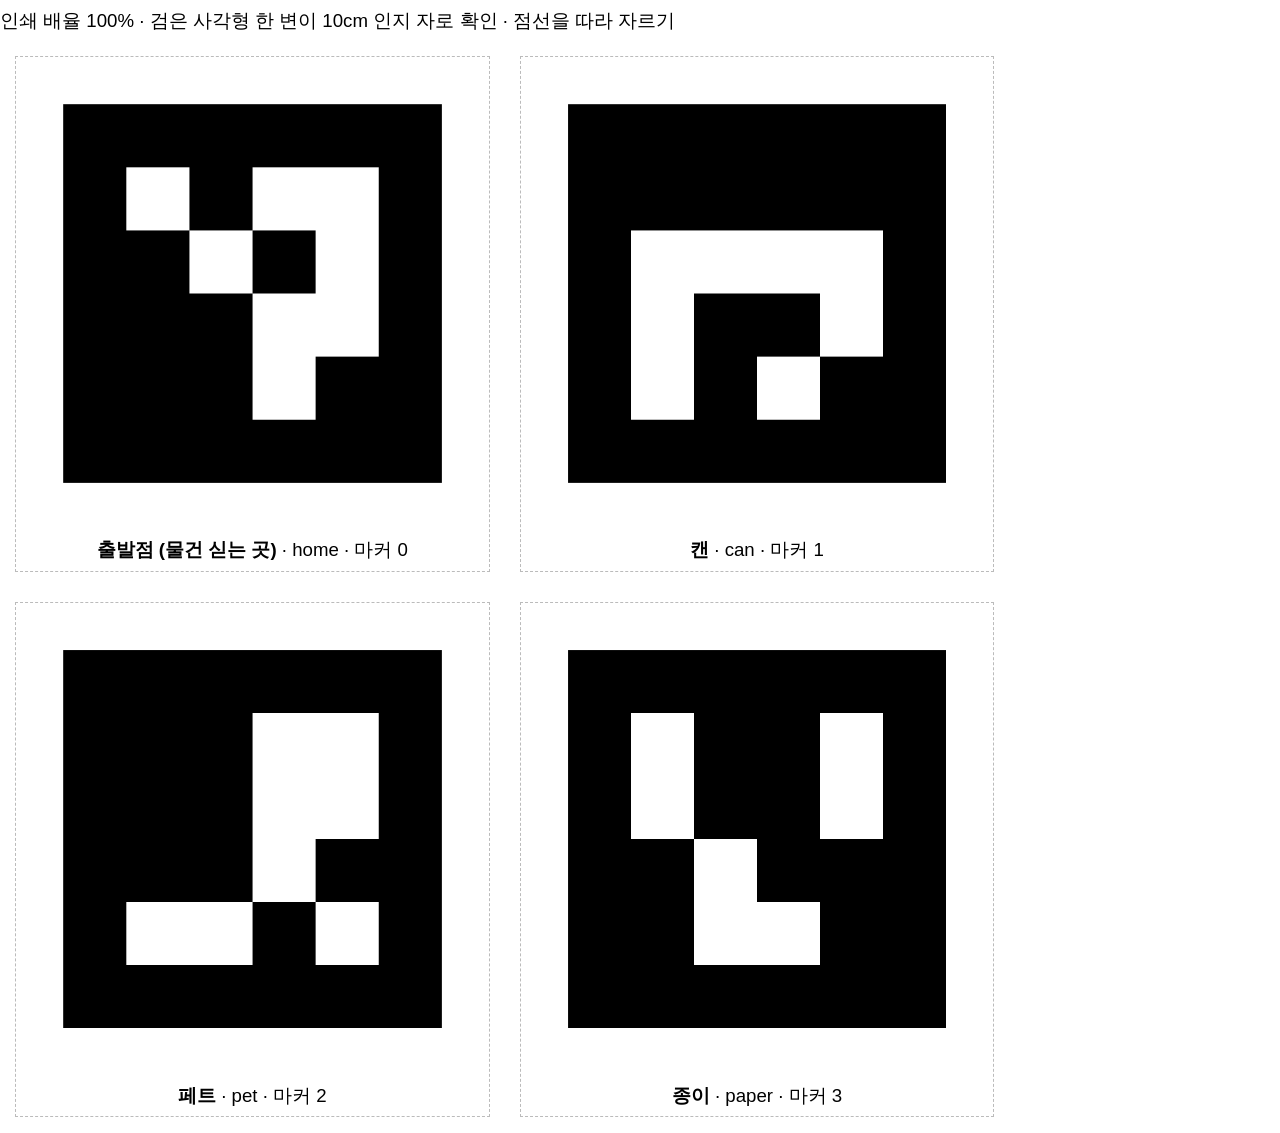
<file: jeongmin/robot/markers/markers.html>
<!doctype html><meta charset="utf-8"><title>라즈봇 마커</title>
<style>
  @page { size: A4; margin: 10mm; }
  body { font-family: sans-serif; margin: 0; }
  .card { display: inline-block; text-align: center; margin: 4mm; page-break-inside: avoid; border: 1px dashed #bbb; }
  .card img { width: 12.5cm; height: 12.5cm; display: block; }
  p { margin: 2mm 0; font-size: 14pt; }
</style>
<p>인쇄 배율 100% · 검은 사각형 한 변이 10cm 인지 자로 확인 · 점선을 따라 자르기</p>
<div class="card"><img src="[data-uri]"><p><b>출발점 (물건 싣는 곳)</b> · home · 마커 0</p></div><div class="card"><img src="[data-uri]"><p><b>캔</b> · can · 마커 1</p></div><div class="card"><img src="[data-uri]"><p><b>페트</b> · pet · 마커 2</p></div><div class="card"><img src="[data-uri]"><p><b>종이</b> · paper · 마커 3</p></div>
</file>
